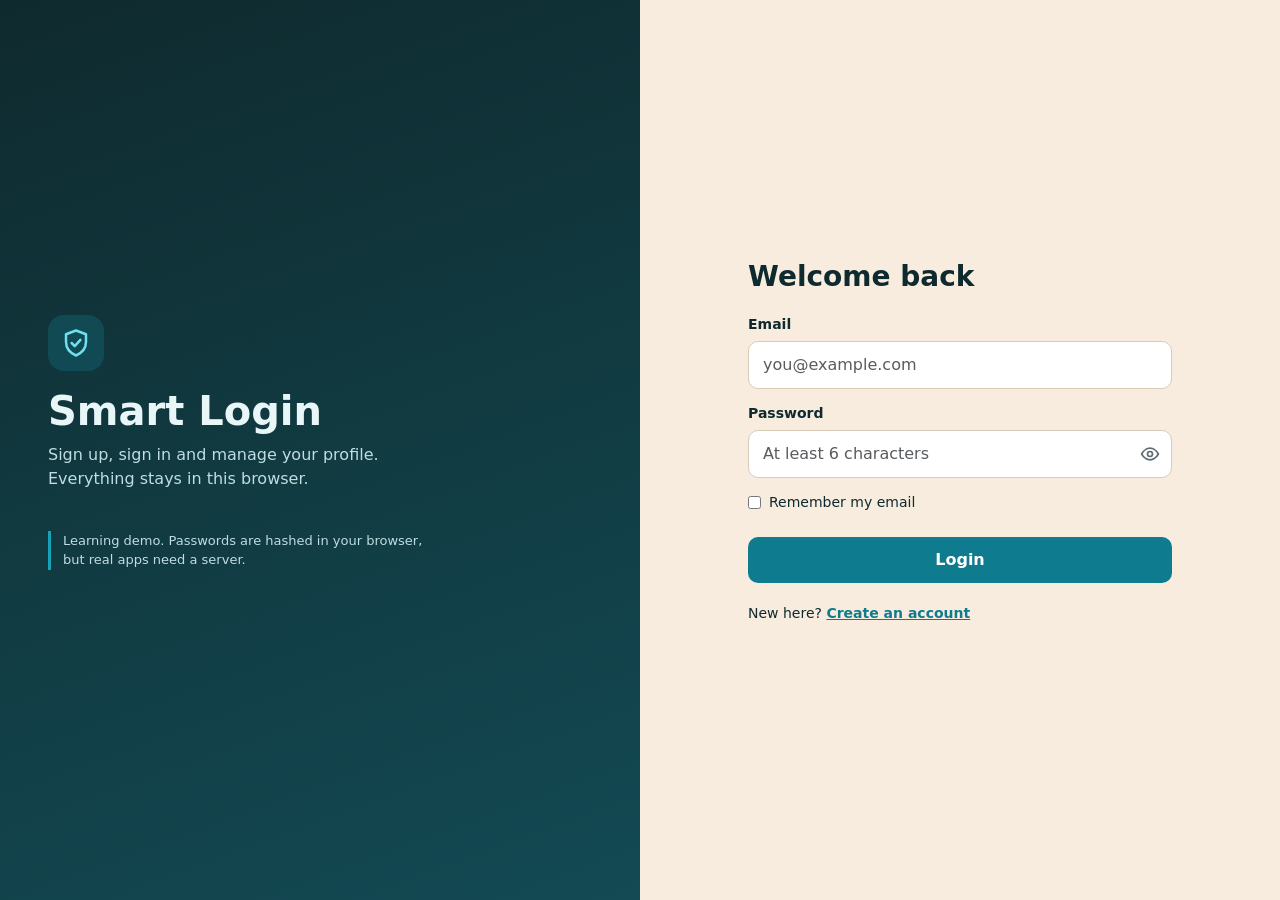
<file: index.html>
<!DOCTYPE html>
<html lang="en">
<head>
  <meta charset="UTF-8" />
  <meta name="viewport" content="width=device-width, initial-scale=1.0"/>
  <title>Smart Login System</title>
  <meta property="og:type" content="website" />
  <meta property="og:title" content="Smart Login System" />
  <meta property="og:description" content="Login and signup demo with client-side validation, hashed passwords and a profile page, stored in your browser with localStorage." />
  <meta property="og:url" content="https://malakmo7amed309.github.io/smart-login/" />
  <meta property="og:image" content="https://malakmo7amed309.github.io/smart-login/og-image.png" />
  <meta property="og:image:width" content="1200" />
  <meta property="og:image:height" content="630" />
  <meta name="twitter:card" content="summary_large_image" />
  <link rel="stylesheet" href="CSS/bootstrap.min.css">
  <link rel="stylesheet" href="CSS/style.css">
</head>
<body>
<main class="shell">
  <aside class="side"><div class="logo" aria-hidden="true"><svg viewBox="0 0 24 24" width="30" height="30"><path d="M12 2l8 3v6c0 5-3.400 9-8 11-4.600-2-8-6-8-11V5z" fill="none" stroke="currentColor" stroke-width="2" stroke-linejoin="round"/><path d="M8.500 12l2.500 2.500 4.500-5" fill="none" stroke="currentColor" stroke-width="2" stroke-linecap="round" stroke-linejoin="round"/></svg></div>
    <h1>Smart Login</h1><p>Sign up, sign in and manage your profile. Everything stays in this browser.</p>
    <p class="demo">Learning demo. Passwords are hashed in your browser, but real apps need a server.</p></aside>
  <section class="panel">
    <h2>Welcome back</h2>
    <form id="loginForm" novalidate>
        <label class="lbl" for="signinEmail">Email</label>
        <input type="email" class="form-control" id="signinEmail" autocomplete="email" placeholder="you@example.com">
        <label class="lbl" for="signinPassword">Password</label>
        <div class="pw"><input type="password" class="form-control" id="signinPassword" autocomplete="current-password" placeholder="At least 6 characters">
        <button type="button" class="eye" data-eye="signinPassword" aria-label="Show password" aria-pressed="false"><svg viewBox="0 0 24 24" width="20" height="20" aria-hidden="true"><path d="M2 12s3.600-7 10-7 10 7 10 7-3.600 7-10 7S2 12 2 12z" fill="none" stroke="currentColor" stroke-width="2"/><circle cx="12" cy="12" r="3" fill="none" stroke="currentColor" stroke-width="2"/></svg></button></div>
        <label class="check"><input type="checkbox" id="remember"> Remember my email</label>
        <p id="formMsg" class="msg d-none" role="alert"></p>
        <button id="signinBtn" type="submit" class="btn-main">Login</button>
    </form>
    <p class="alt">New here? <a href="register.html">Create an account</a></p>
  </section>
</main>
<script src="JS/main.js"></script>
</body>
</html>
</file>
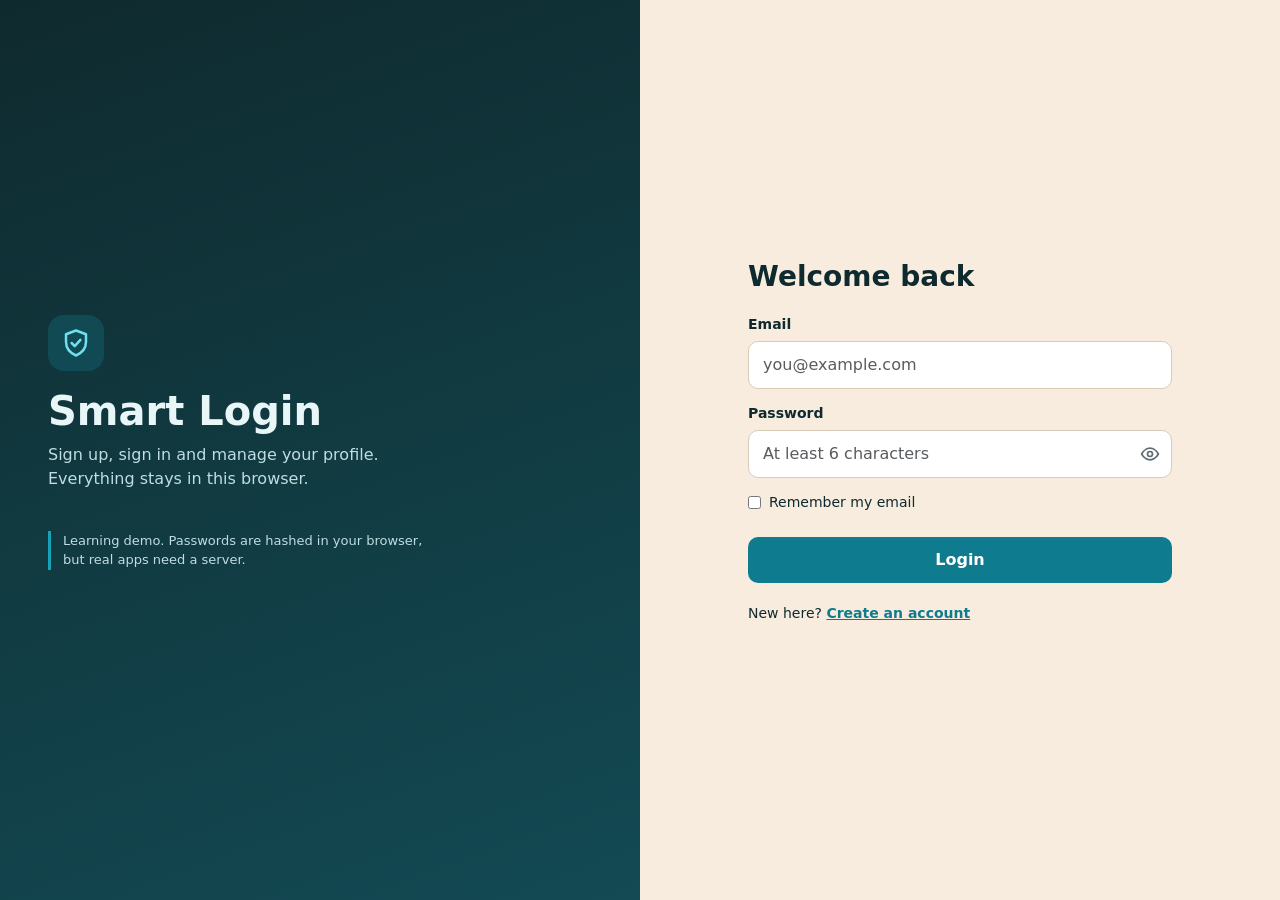
<file: display.html>
<!DOCTYPE html>
<html lang="en">
<head>
  <meta charset="UTF-8" />
  <meta name="viewport" content="width=device-width, initial-scale=1.0"/>
  <title>Profile - Smart Login System</title>
  <meta property="og:type" content="website" />
  <meta property="og:title" content="Smart Login System" />
  <meta property="og:description" content="Login and signup demo with client-side validation, hashed passwords and a profile page, stored in your browser with localStorage." />
  <meta property="og:url" content="https://malakmo7amed309.github.io/smart-login/" />
  <meta property="og:image" content="https://malakmo7amed309.github.io/smart-login/og-image.png" />
  <meta property="og:image:width" content="1200" />
  <meta property="og:image:height" content="630" />
  <meta name="twitter:card" content="summary_large_image" />
  <link rel="stylesheet" href="CSS/bootstrap.min.css">
  <link rel="stylesheet" href="CSS/style.css">
</head>
<body>
<nav class="topnav"><strong>SMART LOGIN</strong><button id="logoutBtn" class="btn-ghost" type="button">Logout</button></nav>
<main class="dash">
  <h1 id="welcome"></h1>
  <p class="muted" id="since"></p>
  <div class="cards">
    <section class="card-box">
      <h2>Profile</h2>
      <form id="nameForm" novalidate>
        <label class="lbl" for="newName">Display name</label>
        <input class="form-control" id="newName" autocomplete="name">
        <p id="nameMsg" class="msg d-none" role="status"></p>
        <button class="btn-main" type="submit">Save name</button>
      </form>
    </section>
    <section class="card-box">
      <h2>Change password</h2>
      <form id="pwForm" novalidate>
        <label class="lbl" for="oldPw">Current password</label>
        <input type="password" class="form-control" id="oldPw" autocomplete="current-password">
        <label class="lbl" for="newPw">New password</label>
        <input type="password" class="form-control" id="newPw" autocomplete="new-password">
        <p id="pwMsg" class="msg d-none" role="status"></p>
        <button class="btn-main" type="submit">Update password</button>
      </form>
    </section>
    <section class="card-box danger">
      <h2>Delete account</h2>
      <p class="muted">Removes this account from this browser. This cannot be undone.</p>
      <button id="deleteBtn" class="btn-danger" type="button">Delete my account</button>
    </section>
  </div>
</main>
<script src="JS/main.js"></script>
</body>
</html>
</file>
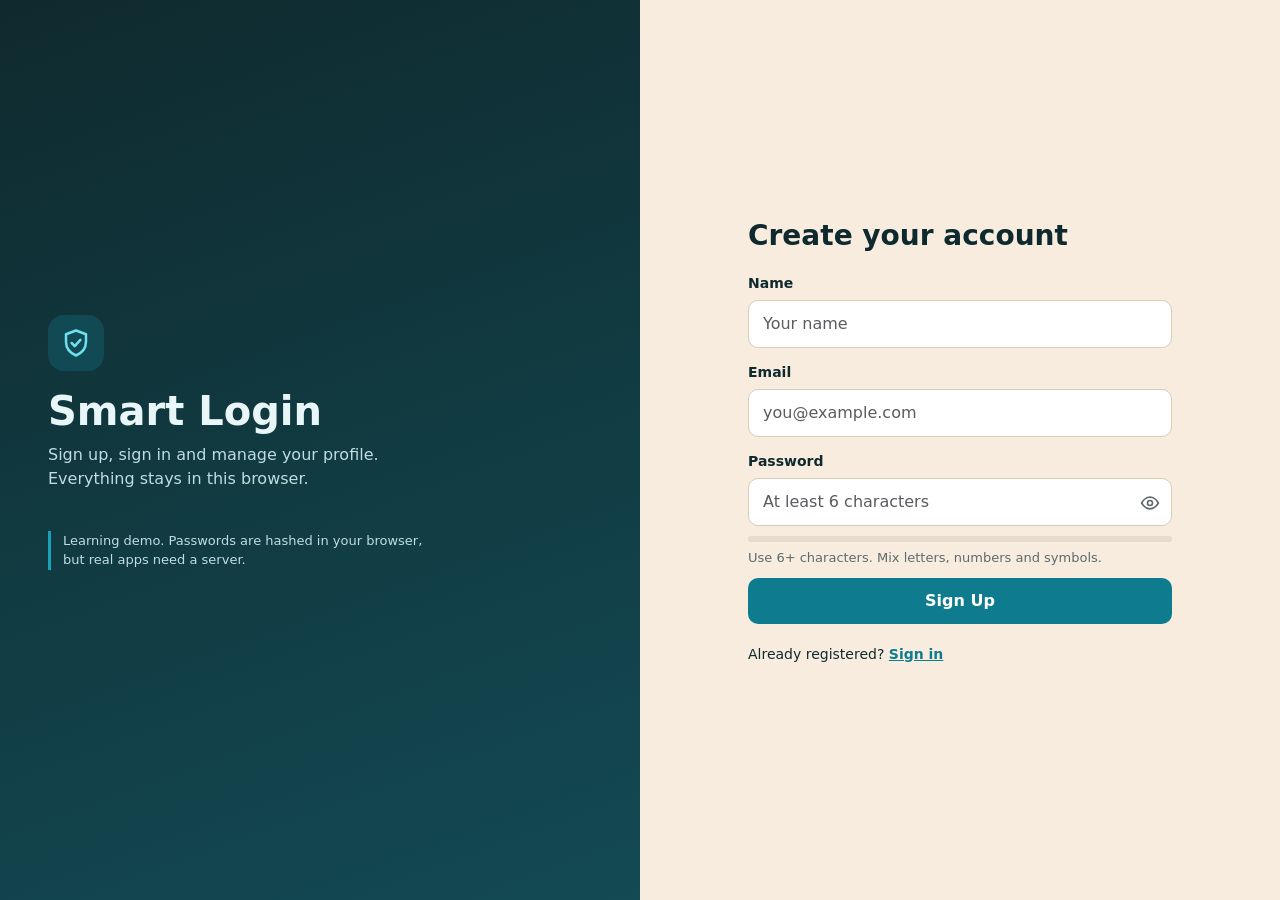
<file: register.html>
<!DOCTYPE html>
<html lang="en">
<head>
  <meta charset="UTF-8" />
  <meta name="viewport" content="width=device-width, initial-scale=1.0"/>
  <title>Sign Up - Smart Login System</title>
  <meta property="og:type" content="website" />
  <meta property="og:title" content="Smart Login System" />
  <meta property="og:description" content="Login and signup demo with client-side validation, hashed passwords and a profile page, stored in your browser with localStorage." />
  <meta property="og:url" content="https://malakmo7amed309.github.io/smart-login/" />
  <meta property="og:image" content="https://malakmo7amed309.github.io/smart-login/og-image.png" />
  <meta property="og:image:width" content="1200" />
  <meta property="og:image:height" content="630" />
  <meta name="twitter:card" content="summary_large_image" />
  <link rel="stylesheet" href="CSS/bootstrap.min.css">
  <link rel="stylesheet" href="CSS/style.css">
</head>
<body>
<main class="shell">
  <aside class="side"><div class="logo" aria-hidden="true"><svg viewBox="0 0 24 24" width="30" height="30"><path d="M12 2l8 3v6c0 5-3.400 9-8 11-4.600-2-8-6-8-11V5z" fill="none" stroke="currentColor" stroke-width="2" stroke-linejoin="round"/><path d="M8.500 12l2.500 2.500 4.500-5" fill="none" stroke="currentColor" stroke-width="2" stroke-linecap="round" stroke-linejoin="round"/></svg></div>
    <h1>Smart Login</h1><p>Sign up, sign in and manage your profile. Everything stays in this browser.</p>
    <p class="demo">Learning demo. Passwords are hashed in your browser, but real apps need a server.</p></aside>
  <section class="panel">
    <h2>Create your account</h2>
    <form id="signupForm" novalidate>
        <label class="lbl" for="signupName">Name</label>
        <input type="text" class="form-control" id="signupName" autocomplete="name" placeholder="Your name">
        <label class="lbl" for="signupEmail">Email</label>
        <input type="email" class="form-control" id="signupEmail" autocomplete="email" placeholder="you@example.com">
        <label class="lbl" for="signupPassword">Password</label>
        <div class="pw"><input type="password" class="form-control" id="signupPassword" autocomplete="new-password" placeholder="At least 6 characters">
        <button type="button" class="eye" data-eye="signupPassword" aria-label="Show password" aria-pressed="false"><svg viewBox="0 0 24 24" width="20" height="20" aria-hidden="true"><path d="M2 12s3.600-7 10-7 10 7 10 7-3.600 7-10 7S2 12 2 12z" fill="none" stroke="currentColor" stroke-width="2"/><circle cx="12" cy="12" r="3" fill="none" stroke="currentColor" stroke-width="2"/></svg></button></div>
        <div class="meter" aria-hidden="true"><span id="meterBar"></span></div>
        <p id="meterTxt" class="hint">Use 6+ characters. Mix letters, numbers and symbols.</p>
        <p id="formMsg" class="msg d-none" role="alert"></p>
        <button id="signupBtn" type="submit" class="btn-main">Sign Up</button>
    </form>
    <p class="alt">Already registered? <a href="index.html">Sign in</a></p>
  </section>
</main>
<script src="JS/main.js"></script>
</body>
</html>
</file>
<file: CSS/style.css>
:root { --ink: #0f2a2e; --teal: #17a2b8; --teal-d: #0e7c8e; --cream: #f7ecde; --card: #fffaf3; --danger: #b3261e; --ok: #1e7a4a; }
* { box-sizing: border-box; }
body { margin: 0; background: var(--cream); color: var(--ink); font-family: system-ui, -apple-system, 'Segoe UI', sans-serif; min-height: 100vh; }
.shell { display: grid; grid-template-columns: 1fr 1fr; min-height: 100vh; }
.side { background: linear-gradient(160deg, #0f2a2e, #134a54); color: #e8f6f8; padding: 60px 48px; display: flex; flex-direction: column; justify-content: center; }
.side h1 { font-size: 40px; font-weight: 800; margin: 16px 0 8px; }
.side p { max-width: 380px; color: #bfdde2; }
.side .demo { font-size: 13px; margin-top: 24px; border-left: 3px solid var(--teal); padding-left: 12px; }
.logo { width: 56px; height: 56px; border-radius: 16px; background: rgba(23,162,184,.2); color: #6fe0f0; display: grid; place-items: center; }
.panel { padding: 60px 48px; max-width: 520px; width: 100%; margin: auto; }
.panel h2 { font-size: 28px; font-weight: 800; margin-bottom: 20px; }
.lbl { display: block; font-weight: 600; font-size: 14px; margin: 14px 0 6px; }
.form-control { border: 1.5px solid #d9cbb8; border-radius: 10px; padding: 11px 14px; background: #fff; }
.form-control:focus { border-color: var(--teal); box-shadow: 0 0 0 3px rgba(23,162,184,.2); }
.pw { position: relative; }
.pw .form-control { padding-right: 46px; }
.eye { position: absolute; right: 6px; top: 50%; transform: translateY(-50%); border: 0; background: none; color: #5d6b6e; padding: 6px; border-radius: 8px; cursor: pointer; }
.eye[aria-pressed="true"] { color: var(--teal-d); }
.check { display: flex; align-items: center; gap: 8px; margin: 14px 0; font-size: 14px; }
.btn-main, .btn-danger, .btn-ghost { border: 0; border-radius: 10px; padding: 11px 18px; font-weight: 700; cursor: pointer; }
.btn-main { background: var(--teal-d); color: #fff; width: 100%; margin-top: 10px; }
.btn-main:hover { background: #0b6573; }
.btn-danger { background: var(--danger); color: #fff; }
.btn-ghost { background: transparent; color: #fff; border: 1.5px solid #ffffff66; }
.btn-ghost:hover { background: #ffffff1a; }
:focus-visible { outline: 3px solid #f2b705; outline-offset: 2px; }
.msg { margin: 12px 0 0; font-size: 14px; font-weight: 600; }
.is-error { color: var(--danger); } .is-ok { color: var(--ok); }
.alt { margin-top: 20px; font-size: 14px; } .alt a { color: var(--teal-d); font-weight: 700; }
.meter { height: 6px; background: #e6dccd; border-radius: 6px; margin-top: 10px; overflow: hidden; }
.meter span { display: block; height: 100%; width: 0; transition: width .2s, background .2s; }
.hint, .muted { font-size: 13px; color: #5d6b6e; margin: 6px 0 0; }
.topnav { background: var(--ink); color: #fff; display: flex; justify-content: space-between; align-items: center; padding: 14px 24px; }
.dash { max-width: 1000px; margin: 0 auto; padding: 40px 20px; }
.dash h1 { font-size: 38px; font-weight: 800; color: var(--teal-d); margin: 0; }
.cards { display: grid; grid-template-columns: repeat(auto-fit, minmax(280px, 1fr)); gap: 20px; margin-top: 28px; }
.card-box { background: var(--card); border: 1px solid #eadfd0; border-radius: 16px; padding: 22px; }
.card-box h2 { font-size: 18px; font-weight: 800; }
.card-box.danger { border-color: #e7b9b5; }
@media (max-width: 800px) { .shell { grid-template-columns: 1fr; } .side { padding: 32px 24px; } .side h1 { font-size: 30px; } .panel { padding: 32px 24px; } }
@media (prefers-reduced-motion: reduce) { * { transition: none !important; } }
.card-box .btn-danger { margin-top: 14px; }
</file>
